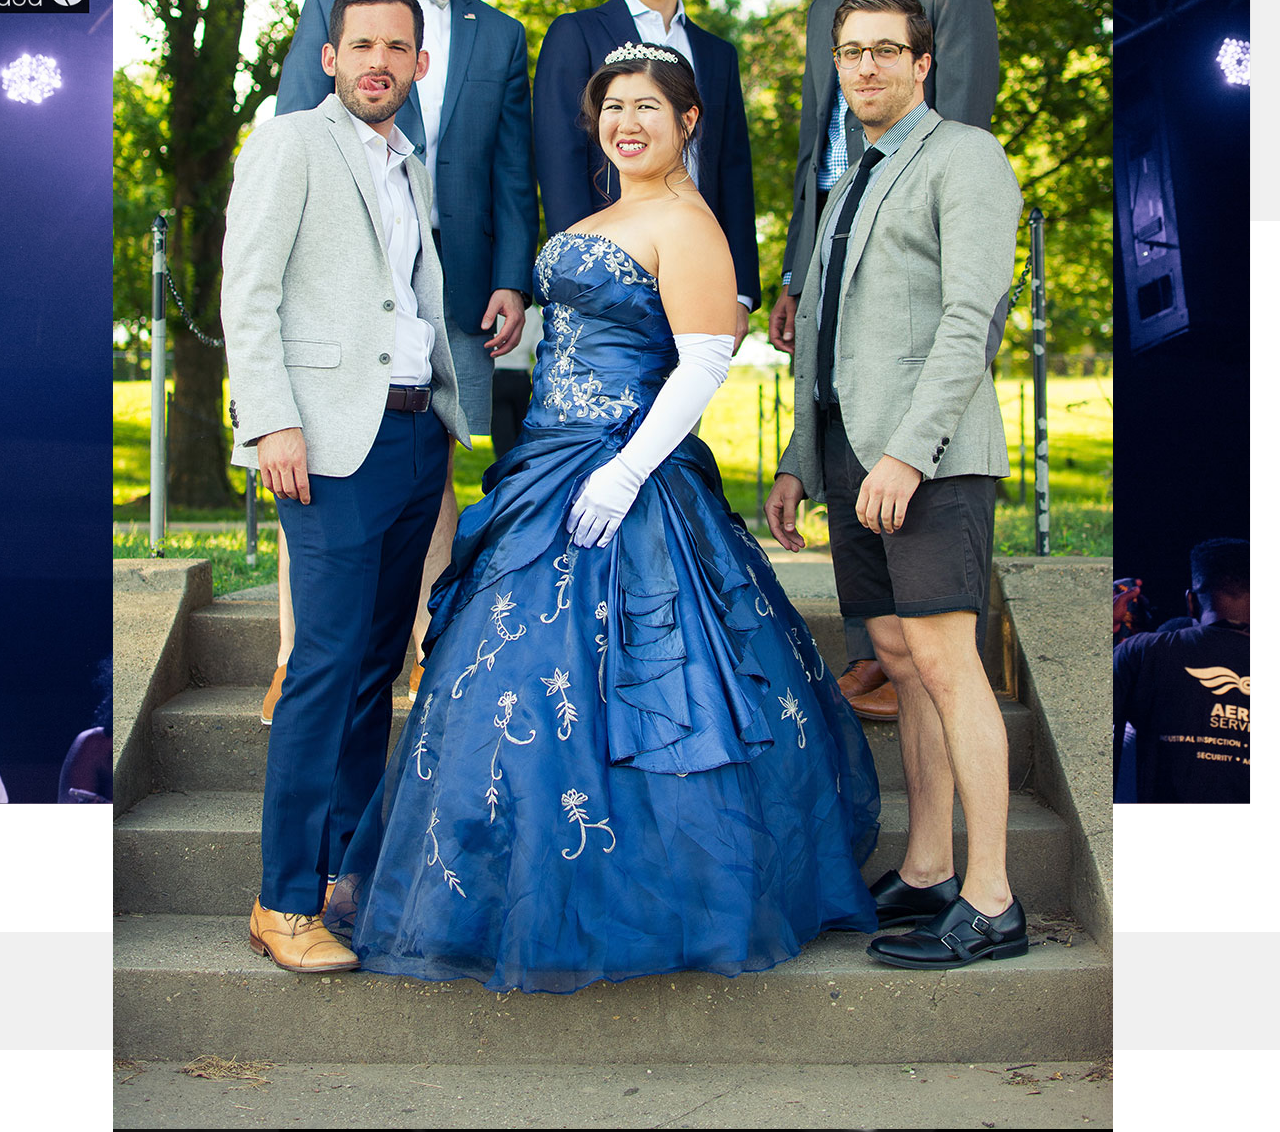
<file: index.html>
<!DOCTYPE html>
<html lang="en">

<head>
  <meta charset="UTF-8" />
  <meta name="viewport" content="width=device-width, initial-scale=1.0" />
  <link rel="stylesheet" href="css/animate.css" />
  <link rel="stylesheet" href="https://use.fontawesome.com/releases/v5.6.3/css/all.css" integrity="sha384-UHRtZLI+pbxtHCWp1t77Bi1L4ZtiqrqD80Kn4Z8NTSRyMA2Fd33n5dQ8lWUE00s/"
    crossorigin="anonymous" />
  <link rel="stylesheet" href="https://stackpath.bootstrapcdn.com/bootstrap/4.2.1/css/bootstrap.min.css" integrity="sha384-GJzZqFGwb1QTTN6wy59ffF1BuGJpLSa9DkKMp0DgiMDm4iYMj70gZWKYbI706tWS"
    crossorigin="anonymous" />
  <link rel="stylesheet" href="css/style.css" />
  <title>KwesiBaba Photography - Home</title>

  <script src="/js/modernizr-custom.js"></script>
</head>

<body>
  <!--wrapper begins-->
  <div id="wrapper">
    <!-- header begins -->
    <header id="header" role="banner">
      <div class="container text-center">
        <div id="logo">
          <a href="index.html">
            <img src="img/KwesiBaba Logo cropped.jpeg" alt="KwesiBaba logo" />
          </a>
        </div>
        <nav>
          <ul>
            <li><a href="about.html">About</a></li>
            <li id="selected"><a href="index.html">Work</a></li>
            <li><a href="contact.html">Contact</a></li>
            <li>
              <a href="https://instagram.com/kwesibabs" target="_blank"><i class="fab fa-instagram"></i></a>
            </li>
            <li>
              <a href="https://twitter.com/KwesiBaba" target="_blank"><i class="fab fa-twitter"></i></a>
            </li>
            <li>
              <a href="#"><i class="fab fa-facebook"></i></a>
            </li>
          </ul>
        </nav>
      </div>
    </header>
    <!-- header ends -->

    <!-- Page Content -->
    <div class="container keep-footer">
      <div class="row text-center text-lg-left cropped-images thumbnails">
        <div class="col-lg-3 col-md-4 col-xs-6 thumb">
          <a href="/img/portfolio-small/1.jpg" class="d-block mb-4 h-100">
            <img class="img-fluid" src="/img/portfolio-small/1.jpg" alt="" />
          </a>
        </div>
        <div class="col-lg-3 col-md-4 col-xs-6 thumb">
          <a href="/img/portfolio-small//2.jpg" class="d-block mb-4 h-100">
            <img class="img-fluid" src="/img/portfolio-small//2.jpg" alt="" />
          </a>
        </div>
        <div class="col-lg-3 col-md-4 col-xs-6 thumb">
          <a href="/img/portfolio-small//3.jpg" class="d-block mb-4 h-100">
            <img class="img-fluid" src="/img/portfolio-small//3.jpg" alt="WizKid" />
          </a>
        </div>
        <div class="col-lg-3 col-md-4 col-xs-6 thumb">
          <a href="/img/portfolio-small//4.jpg" class="d-block mb-4 h-100">
            <img class="img-fluid" src="/img/portfolio-small//4.jpg" alt="" />
          </a>
        </div>
        <div class="col-lg-3 col-md-4 col-xs-6 thumb">
          <a href="/img/portfolio-small//5.jpg" class="d-block mb-4 h-100">
            <img class="img-fluid" src="/img/portfolio-small//5.jpg" alt="" />
          </a>
        </div>
        <div class="col-lg-3 col-md-4 col-xs-6 thumb">
          <a href="/img/portfolio-small//6.jpg" class="d-block mb-4 h-100">
            <img class="img-fluid" src="/img/portfolio-small//6.jpg" alt="Shatta Wale" />
          </a>
        </div>
        <div class="col-lg-3 col-md-4 col-xs-6 thumb">
          <a href="/img/portfolio-small//7.jpg" class="d-block mb-4 h-100">
            <img class="img-fluid" src="/img/portfolio-small//7.jpg" alt="Gyedu Blay Ambuley" />
          </a>
        </div>
        <div class="col-lg-3 col-md-4 col-xs-6 thumb">
          <a href="/img/portfolio-small//8.jpg" class="d-block mb-4 h-100">
            <img class="img-fluid" src="/img/portfolio-small//8.jpg" alt="" />
          </a>
        </div>
        <div class="col-lg-3 col-md-4 col-xs-6 thumb">
          <a href="/img/portfolio-small//9.jpg" class="d-block mb-4 h-100">
            <img class="img-fluid" src="/img/portfolio-small//9.jpg" alt="Wanlov The Kubolor" />
          </a>
        </div>
        <div class="col-lg-3 col-md-4 col-xs-6 thumb">
          <a href="/img/portfolio-small//10.jpg" class="d-block mb-4 h-100">
            <img class="img-fluid" src="/img/portfolio-small//10.jpg" alt="" />
          </a>
        </div>
        <div class="col-lg-3 col-md-4 col-xs-6 thumb">
          <a href="/img/portfolio-small//11.jpg" class="d-block mb-4 h-100">
            <img class="img-fluid" src="/img/portfolio-small//11.jpg" alt="" />
          </a>
        </div>
        <div class="col-lg-3 col-md-4 col-xs-6 thumb">
          <a href="/img/portfolio-small//12.jpg" class="d-block mb-4 h-100">
            <img class="img-fluid" src="/img/portfolio-small//12.jpg" alt="Sarkodie" />
          </a>
        </div>
        <div class="col-lg-3 col-md-4 col-xs-6 thumb">
          <a href="/img/portfolio-small//13.jpg" class="d-block mb-4 h-100">
            <img class="img-fluid" src="/img/portfolio-small//13.jpg" alt="WizKid" />
          </a>
        </div>
        <div class="col-lg-3 col-md-4 col-xs-6 thumb">
          <a href="/img/portfolio-small//14.jpg" class="d-block mb-4 h-100">
            <img class="img-fluid" src="/img/portfolio-small//14.jpg" alt="" />
          </a>
        </div>
        <div class="col-lg-3 col-md-4 col-xs-6 thumb">
          <a href="/img/portfolio-small//15.jpg" class="d-block mb-4 h-100">
            <img class="img-fluid" src="/img/portfolio-small//15.jpg" alt="" />
          </a>
        </div>
        <div class="col-lg-3 col-md-4 col-xs-6 thumb">
          <a href="/img/portfolio-small//16.jpg" class="d-block mb-4 h-100">
            <img class="img-fluid" src="/img/portfolio-small//16.jpg" alt="Kwesi Arthur" />
          </a>
        </div>
        <div class="col-lg-3 col-md-4 col-xs-6 thumb">
          <a href="/img/portfolio-small//17.jpg" class="d-block mb-4 h-100">
            <img class="img-fluid" src="/img/portfolio-small//17.jpg" alt="M.anifest" />
          </a>
        </div>
        <div class="col-lg-3 col-md-4 col-xs-6 thumb">
          <a href="/img/portfolio-small//18.jpg" class="d-block mb-4 h-100">
            <img class="img-fluid" src="/img/portfolio-small//18.jpg" alt="Burnaboy" />
          </a>
        </div>
        <div class="col-lg-3 col-md-4 col-xs-6 thumb">
          <a href="/img/portfolio-small//19.jpg" class="d-block mb-4 h-100">
            <img class="img-fluid" src="/img/portfolio-small//19.jpg" alt="" />
          </a>
        </div>
        <div class="col-lg-3 col-md-4 col-xs-6 thumb">
          <a href="/img/portfolio-small//20.jpg" class="d-block mb-4 h-100">
            <img class="img-fluid" src="/img/portfolio-small//20.jpg" alt="" />
          </a>
        </div>
      </div>
    </div>
    <!-- page content ends -->
    <!--container ends-->
    <!-- <div class="push"></div> -->
    <!--push div-->
  </div>
  <!--wrapper ends-->

  <!-- footer begins -->
  <footer id="footer" role="contentinfo">
    <div class="container-fluid">
      <div class="footer-content">
        <div class="copyright">
          &copy; 2019 Kwesi Baba. All Rights Reserved.
        </div>
        <div class="social">
          <a href="https://instagram.com/kwesibabs" target="_blank"><i class="fab fa-facebook"></i></a>
          <a href="https://twitter.com/KwesiBaba" target="_blank"><i class="fab fa-instagram"></i></a>
          <a href="#"><i class="fab fa-twitter"></i></a>
        </div>
      </div>
    </div>
  </footer>
  <!-- footer ends -->

  <!-- jQuery cdn -->
  <script src="https://code.jquery.com/jquery-3.3.1.min.js" integrity="sha256-FgpCb/KJQlLNfOu91ta32o/NMZxltwRo8QtmkMRdAu8="
    crossorigin="anonymous"></script>
  <!-- bootstrap js cdn -->
  <script src="https://stackpath.bootstrapcdn.com/bootstrap/3.4.0/js/bootstrap.min.js" integrity="sha384-vhJnz1OVIdLktyixHY4Uk3OHEwdQqPppqYR8+5mjsauETgLOcEynD9oPHhhz18Nw"
    crossorigin="anonymous"></script>
  <!-- skel -->
  <script src="/js/skel.min.js"></script>
  <!-- main js file -->
  <script src="/js/main.js"></script>
</body>

</html>
</file>
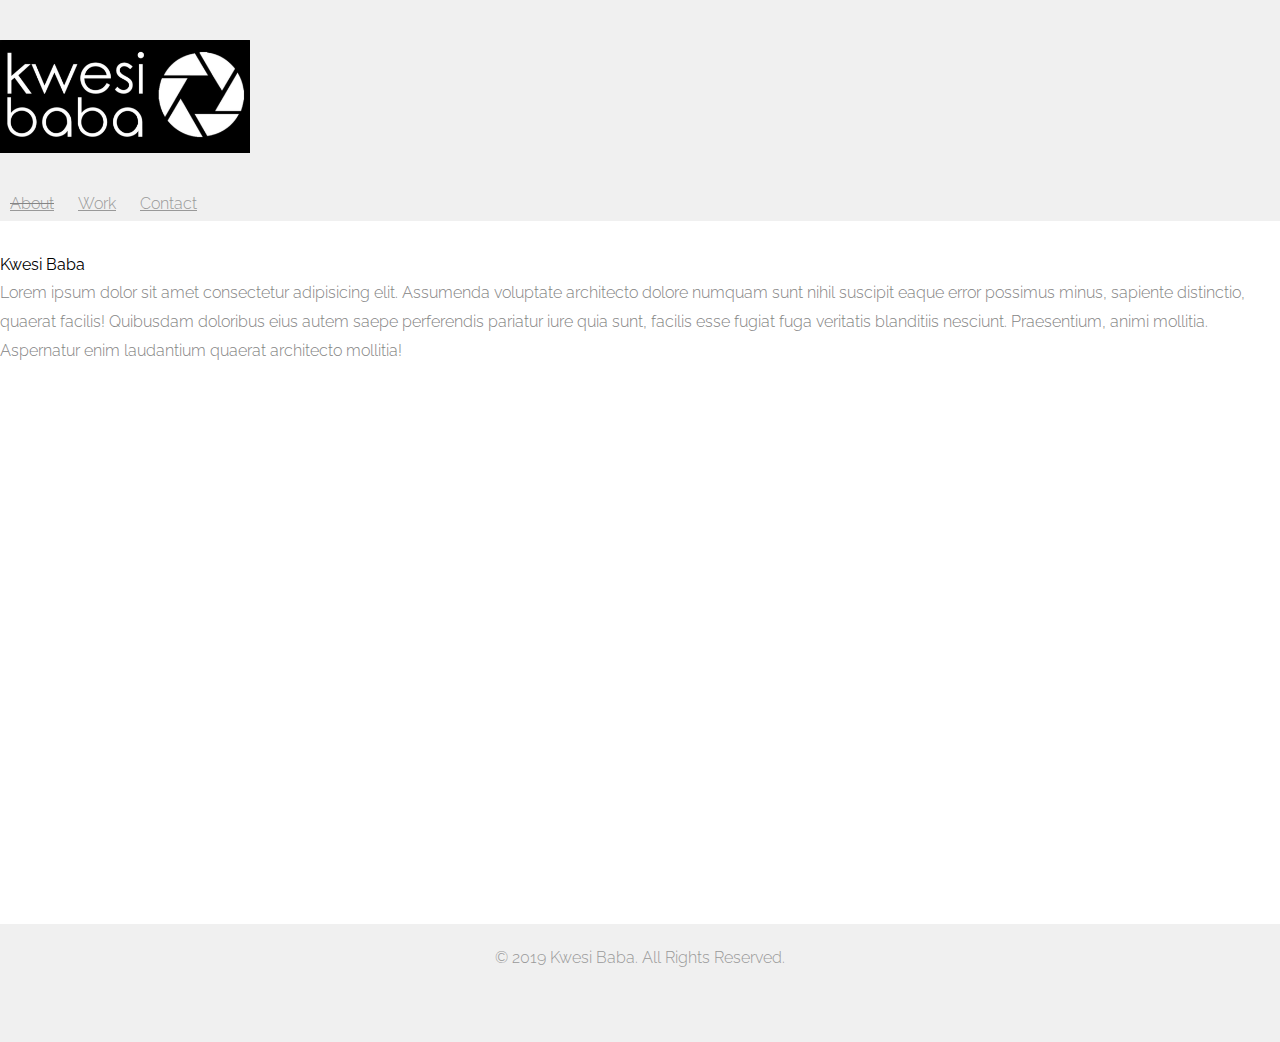
<file: about.html>
<!DOCTYPE html>
<html lang="en">

<head>
    <meta charset="UTF-8" />
    <meta name="viewport" content="width=device-width, initial-scale=1.0" />
    <link rel="stylesheet" href="css/animate.css" />
    <link rel="stylesheet" href="https://use.fontawesome.com/releases/v5.6.3/css/all.css" integrity="sha384-UHRtZLI+pbxtHCWp1t77Bi1L4ZtiqrqD80Kn4Z8NTSRyMA2Fd33n5dQ8lWUE00s/"
        crossorigin="anonymous" />
    <link rel="stylesheet" href="https://stackpath.bootstrapcdn.com/bootstrap/4.2.1/css/bootstrap.min.css" integrity="sha384-GJzZqFGwb1QTTN6wy59ffF1BuGJpLSa9DkKMp0DgiMDm4iYMj70gZWKYbI706tWS"
        crossorigin="anonymous" />
    <link rel="stylesheet" href="css/style.css" />
    <title>KwesiBaba Photography - Home</title>

    <script src="/js/modernizr-custom.js"></script>
</head>

<body>
    <!--wrapper begins-->
    <div id="wrapper">
        <!-- header begins -->
        <header id="header" role="banner">
            <div class="container text-center">
                <div id="logo">
                    <a href="index.html">
                        <img src="img/KwesiBaba Logo cropped.jpeg" alt="KwesiBaba logo" />
                    </a>
                </div>
                <nav>
                    <ul>
                        <li id="selected"><a href="about.html">About</a></li>
                        <li><a href="index.html">Work</a></li>
                        <li><a href="contact.html">Contact</a></li>
                        <li>
                            <a href="https://instagram.com/kwesibabs" target="_blank"><i class="fab fa-instagram"></i></a>
                        </li>
                        <li>
                            <a href="https://twitter.com/KwesiBaba" target="_blank"><i class="fab fa-twitter"></i></a>
                        </li>
                        <li>
                            <a href="#"><i class="fab fa-facebook"></i></a>
                        </li>
                    </ul>
                </nav>
            </div>
        </header>
        <!-- header ends -->

        <div class="container keep-footer">
            <h1>Kwesi Baba</h1>
            <p>Lorem ipsum dolor sit amet consectetur adipisicing elit. Assumenda voluptate architecto dolore numquam
                sunt nihil suscipit eaque error possimus minus, sapiente distinctio, quaerat facilis! Quibusdam
                doloribus eius autem saepe perferendis pariatur iure quia sunt, facilis esse fugiat fuga veritatis
                blanditiis nesciunt. Praesentium, animi mollitia. Aspernatur enim laudantium quaerat architecto
                mollitia!</p>
        </div>
        <!-- container ends -->
        <div class="push"></div>
        <!--push div-->
    </div>
    <!--wrapper ends-->

    <!-- footer begins -->
    <footer id="footer" role="contentinfo">
        <div class="container-fluid">
            <div class="footer-content">
                <div class="copyright">
                    &copy; 2019 Kwesi Baba. All Rights Reserved.
                </div>
                <div class="social">
                    <a href="#"><i class="fab fa-facebook"></i></a>
                    <a href="#"><i class="fab fa-instagram"></i></a>
                    <a href="#"><i class="fab fa-twitter"></i></a>
                </div>
            </div>
        </div>
    </footer>
    <!-- footer ends -->

    <!-- jQuery cdn -->
    <script src="https://code.jquery.com/jquery-3.3.1.min.js" integrity="sha256-FgpCb/KJQlLNfOu91ta32o/NMZxltwRo8QtmkMRdAu8="
        crossorigin="anonymous"></script>
    <!-- <script src="/js/jquery-3.3.1.min.js"></script> -->
    <!-- bootstrap js cdn -->
    <script src="https://stackpath.bootstrapcdn.com/bootstrap/3.4.0/js/bootstrap.min.js" integrity="sha384-vhJnz1OVIdLktyixHY4Uk3OHEwdQqPppqYR8+5mjsauETgLOcEynD9oPHhhz18Nw"
        crossorigin="anonymous"></script>
    <!-- poptrox -->
    <!-- <script src="/js/jquery.poptrox.min.js"></script> -->
    <!-- skel -->
    <script src="/js/skel.min.js"></script>
    <!-- main js file -->
    <script src="/js/main.js"></script>
</body>

</html>
</file>
<file: css/style.css>
@import url("https://fonts.googleapis.com/css?family=Raleway:400,700|Source+Sans+Pro:700");

* {
  margin: 0;
  padding: 0;
  font-family: "Raleway", sans-serif;
  line-height: 1.8;
  font-size: 16px;
  font-weight: 300;
}

html,
body {
  margin: 0;
}

a {
  -webkit-transition: 0.5s;
  -o-transition: 0.5s;
  transition: 0.5s;
}

a:hover {
  text-decoration: none !important;
}

a:active,
a:focus {
  outline: none;
}

p,
ul,
ol {
  margin-bottom: 1.5em;
  font-size: 16px;
  color: #848484;
}

h1,
h2,
h3,
h4,
h5,
h6 {
  font-weight: 400;
}

figure {
  margin-bottom: 2em;
}

#selected {
  text-decoration: line-through;
}

/* Wrapper */

#wrapper {
  height: 100%;
}

body.is-loading #wrapper {
  opacity: 0;
  -moz-filter: blur(1px);
  -webkit-filter: blur(1px);
  -ms-filter: blur(1px);
  filter: blur(1px);
}

body.is-covered #wrapper {
  -moz-filter: blur(3px);
  -webkit-filter: blur(3px);
  -ms-filter: blur(3px);
  filter: blur(3px);
}

/* header */

#header {
  padding-top: 40px;
  margin-bottom: 30px;
  background: #f0f0f0;
}

#header #logo img {
  max-width: 20%;
}

#header nav {
  padding-top: 20px;
}

#header nav ul {
  padding: 0;
  margin: 0;
}

#header nav ul li {
  padding: 0;
  margin: 0;
  display: -moz-inline-stack;
  display: inline-block;
  zoom: 1;
  display: inline;
  list-style: none;
  font-size: 16px;
}

#header nav ul li a {
  color: #999999 !important;
  padding: 10px;
}

#header nav ul li a i {
  font-size: 1.3rem;
}

#header nav ul li a:hover,
#header nav ul li a:active,
#header nav ul li a:focus {
  color: #000 !important;
  text-decoration: none;
  outline: none;
}

#header nav ul li.active a {
  text-decoration: line-through !important;
  color: black !important;
}

.container {
  padding: 0;
}

/* Thumbnails */

.thumbnails {
  display: -moz-flex;
  display: -webkit-flex;
  display: -ms-flex;
  display: flex;
  -moz-flex-direction: row;
  -webkit-flex-direction: row;
  -ms-flex-direction: row;
  flex-direction: row;
  position: relative;
}

.thumbnails a {
  -moz-transition: all 0.2s ease;
  -webkit-transition: all 0.2s ease;
  -ms-transition: all 0.2s ease;
  transition: all 0.2s ease;
  border-bottom: none;
  display: block;
  width: 100%;
  margin: 0 0 2em 0;
  text-align: center;
  border-radius: 4px;
  box-shadow: inset 0 0 0 1px rgba(255, 255, 255, 0.25);
  background-color: rgba(255, 255, 255, 0.075);
  cursor: pointer;
  outline: 0;
  overflow: hidden;
}

/* .thumbnails a img {
  display: block;
  width: 100%;

} */

.thumbnails>div {
  display: -moz-flex;
  display: -webkit-flex;
  display: -ms-flex;
  display: flex;
  -moz-flex-direction: column;
  -webkit-flex-direction: column;
  -ms-flex-direction: column;
  flex-direction: column;
}

.thumb {
  max-width: 300px;
  height: 250px;
  overflow: hidden;
  padding: 0;
  margin: 3px;
  border-radius: 10px;
}

.thumb a img {
  position: absolute;
  left: 50%;
  top: 50%;
  max-width: 100%;
  height: auto;
  width: auto;
  transform: translate(-50%, -50%);
  -webkit-transform: translate(-50%, -50%);
  -ms-transform: translate(-50%, -50%);
}

.thumb a img.landscape {
  max-width: none;
  max-height: 100%;
}

/* .thumb a:hover {
  background-color: rgba(255, 255, 255, 0.25);
  box-shadow: 0 0 0 8px rgba(255, 255, 255, 0.25), 0.5em 0.5em 0.5em 0.5em #3d3d3d;
} */

footer {
  float: left;
  width: 100%;
  height: auto;
  background: #f0f0f0;
  padding-top: 20px;
  padding-bottom: 20px;
  text-align: center;
  color: #999999;
  /* position: absolute;
    bottom: 0; */
  clear: both;
}

#footer a {
  color: #bfbfbf;
}

#footer a:hover,
#footer a:active,
#footer a:focus {
  color: #000 !important;
}

#footer .social {
  margin-top: 20px;
}

#footer .social a {
  padding: 10px;
  color: #999999 !important;
}

#footer .social a:hover,
#footer .social a:active,
#footer .social a:focus {
  color: #000 !important;
}

/* media queries */
@media screen and (max-width: 480px) {
  #header nav ul li a {
    padding: 5px;
  }
}

@media screen and (max-width: 1280px) {
  .thumbnails {
    margin: 0 0 2em -1.5em;
  }

  .thumbnails a {
    margin: 0 0 1.5em 0;
  }

  .thumbnails>div {
    padding-left: 1.5em;
  }
}

@media screen and (max-width: 980px) {
  .thumbnails h3 {
    font-size: 0.8em;
  }
}

@media screen and (max-width: 480px) {
  .thumb {
    display: block;
    margin: 5px auto;
  }

  .thumbnails a {
    margin: 0 0 2em 0 !important;
  }

  .thumbnails>div {
    display: block;
    width: 100%;
  }

  .thumbnails>div:last-child> :last-child {
    margin-bottom: 0 !important;
  }

  .thumbnails h3 {
    font-size: 1em;
  }
}

@media screen and (max-width: 480px) {
  #footer .social a {
    padding: 5px;
  }
}

@media (min-width: 1200px) {
  .container {
    max-width: 1250px;
  }
}
</file>
